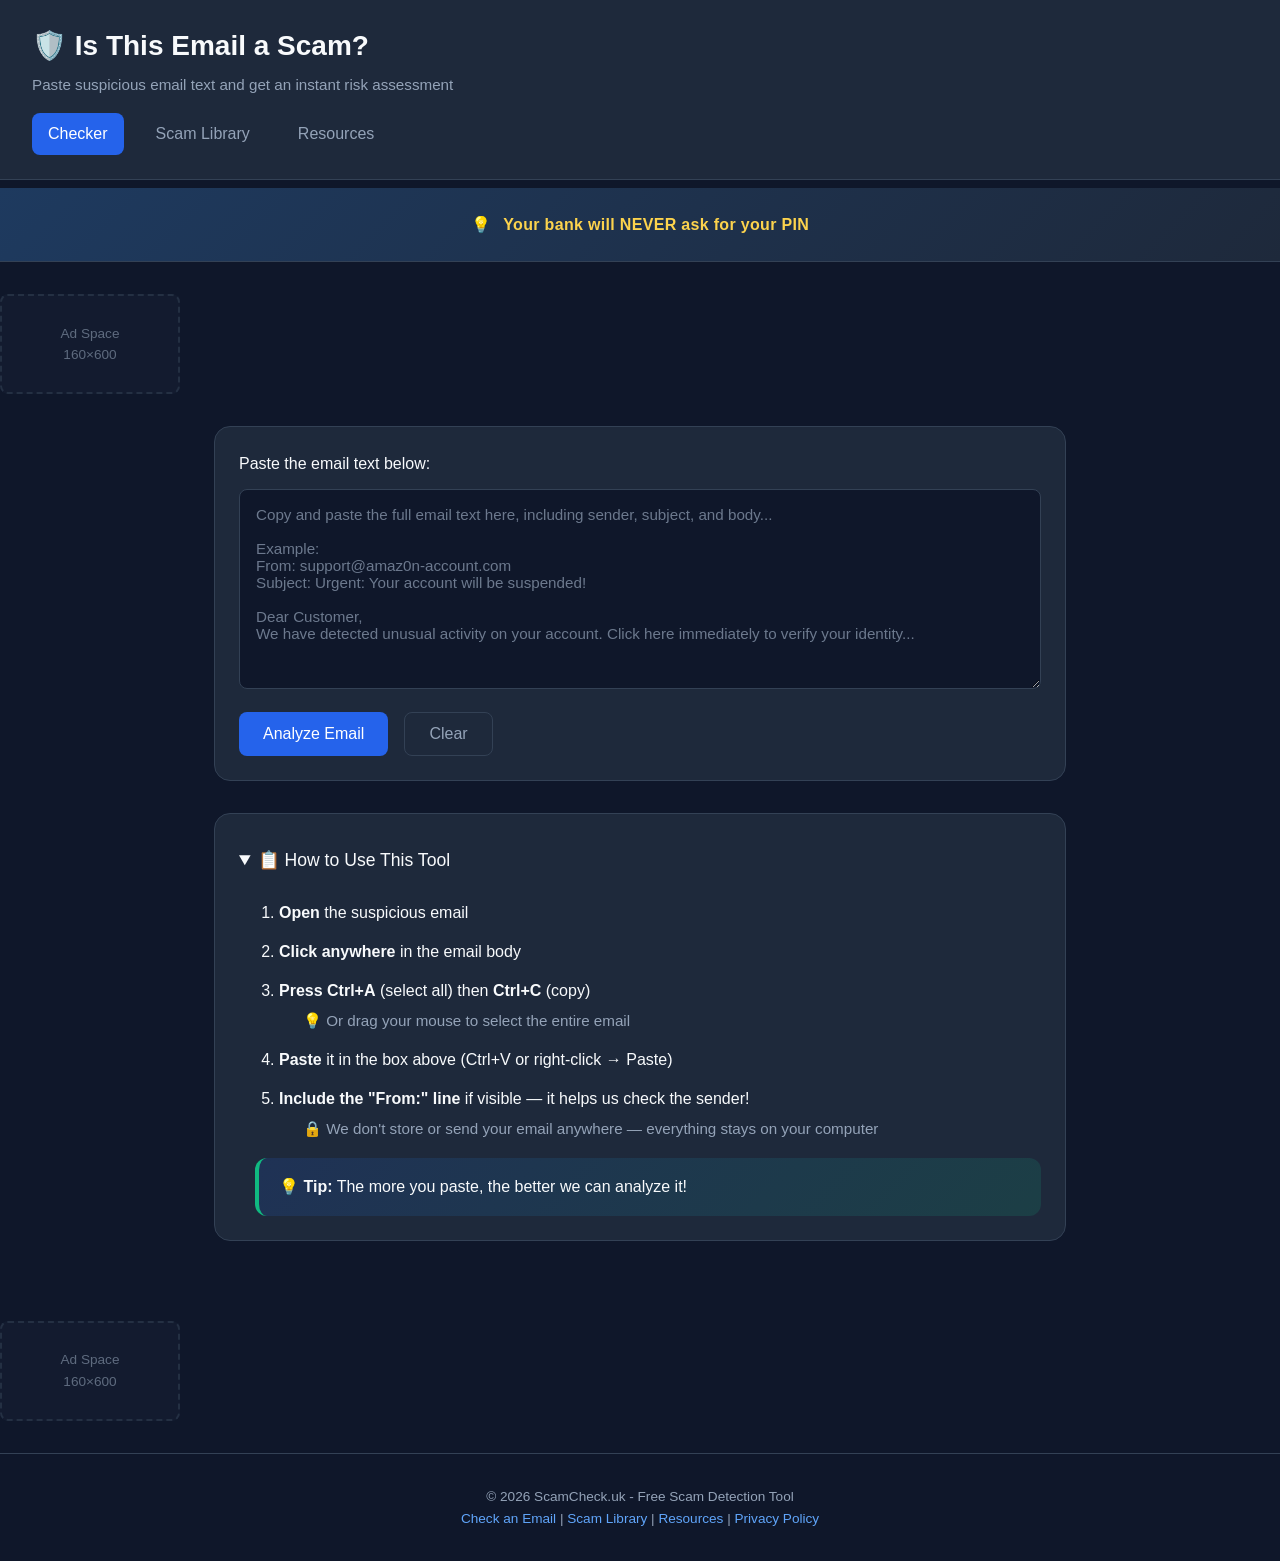
<file: index.html>
<!DOCTYPE html>
<html lang="en">
<head>
    <meta charset="UTF-8">
    <meta name="viewport" content="width=device-width, initial-scale=1.0">
    <title>Is This Email a Scam? - Scam Detection Tool</title>
    <link rel="stylesheet" href="css/styles.css">
    <link rel="icon" href="data:image/svg+xml,<svg xmlns='http://www.w3.org/2000/svg' viewBox='0 0 100 100'><text y='.9em' font-size='90'>🛡️</text></svg>">
</head>
<body>
    <header>
        <div class="header-content">
            <h1>🛡️ Is This Email a Scam?</h1>
            <p class="tagline">Paste suspicious email text and get an instant risk assessment</p>
        </div>
        <nav>
            <a href="index.html" class="active">Checker</a>
            <a href="library.html">Scam Library</a>
            <a href="resources.html">Resources</a>
        </nav>
    </header>

    <!-- Rotating Safety Banner -->
    <div class="safety-banner" id="safety-banner">
        <span class="banner-icon">💡</span>
        <span class="banner-text" id="banner-text">Your bank will NEVER ask for your PIN</span>
    </div>

    <div class="page-wrapper">
        <!-- Left Ad Space -->
        <aside class="ad-space ad-space-left">
            <div class="ad-placeholder">
                <span>Ad Space<br>160×600</span>
            </div>
        </aside>

        <main>
        <div class="checker-container">
            <!-- Main Tool First -->
            <div class="input-section">
                <label for="email-input">Paste the email text below:</label>
                <textarea id="email-input" placeholder="Copy and paste the full email text here, including sender, subject, and body...

Example:
From: support@amaz0n-account.com
Subject: Urgent: Your account will be suspended!

Dear Customer,
We have detected unusual activity on your account. Click here immediately to verify your identity..."></textarea>
                <div class="button-group">
                    <button id="analyze-btn" class="primary-btn">Analyze Email</button>
                    <button id="clear-btn" class="secondary-btn">Clear</button>
                </div>
            </div>

            <!-- How to Use Section (collapsible, below tool) -->
            <details class="how-to-use" open>
                <summary>📋 How to Use This Tool</summary>
                <div class="instructions">
                    <ol>
                        <li><strong>Open</strong> the suspicious email</li>
                        <li><strong>Click anywhere</strong> in the email body</li>
                        <li><strong>Press Ctrl+A</strong> (select all) then <strong>Ctrl+C</strong> (copy)<br>
                            <span class="tip">💡 Or drag your mouse to select the entire email</span></li>
                        <li><strong>Paste</strong> it in the box above (Ctrl+V or right-click → Paste)</li>
                        <li><strong>Include the "From:" line</strong> if visible — it helps us check the sender!<br>
                            <span class="tip">🔒 We don't store or send your email anywhere — everything stays on your computer</span></li>
                    </ol>
                    <p class="highlight-tip">💡 <strong>Tip:</strong> The more you paste, the better we can analyze it!</p>
                </div>
            </details>

            <div class="results-section" id="results-section" style="display: none;">
                <div class="risk-indicator" id="risk-indicator">
                    <div class="risk-level" id="risk-level">MEDIUM RISK</div>
                    <div class="risk-score" id="risk-score">Score: 45/100</div>
                </div>

                <div class="red-flags" id="red-flags">
                    <h3>🚨 Red Flags Detected</h3>
                    <ul id="flags-list"></ul>
                </div>

                <div class="matched-patterns" id="matched-patterns">
                    <h3>🔍 Matched Patterns</h3>
                    <div class="pattern-category" id="urgency-patterns"></div>
                    <div class="pattern-category" id="link-patterns"></div>
                    <div class="pattern-category" id="request-patterns"></div>
                    <div class="pattern-category" id="spoofing-patterns"></div>
                    <div class="pattern-category" id="threat-patterns"></div>
                    <div class="pattern-category" id="emotional-patterns"></div>
                </div>

                <div class="disclaimer">
                    <p><strong>⚠️ Disclaimer:</strong> This tool provides guidance, not guarantees. Scammers evolve constantly. When in doubt, contact the organization directly using official contact information. This is not financial or legal advice.</p>
                </div>
            </div>
        </div>
    </main>

        <!-- Right Ad Space -->
        <aside class="ad-space ad-space-right">
            <div class="ad-placeholder">
                <span>Ad Space<br>160×600</span>
            </div>
        </aside>
    </div>

    <footer>
        <p>&copy; 2026 ScamCheck.uk - Free Scam Detection Tool</p>
        <p><a href="index.html">Check an Email</a> | <a href="library.html">Scam Library</a> | <a href="resources.html">Resources</a> | <a href="privacy.html">Privacy Policy</a></p>
    </footer>

    <script src="js/detector.js"></script>
    <script src="js/app.js"></script>
</body>
</html>
</file>
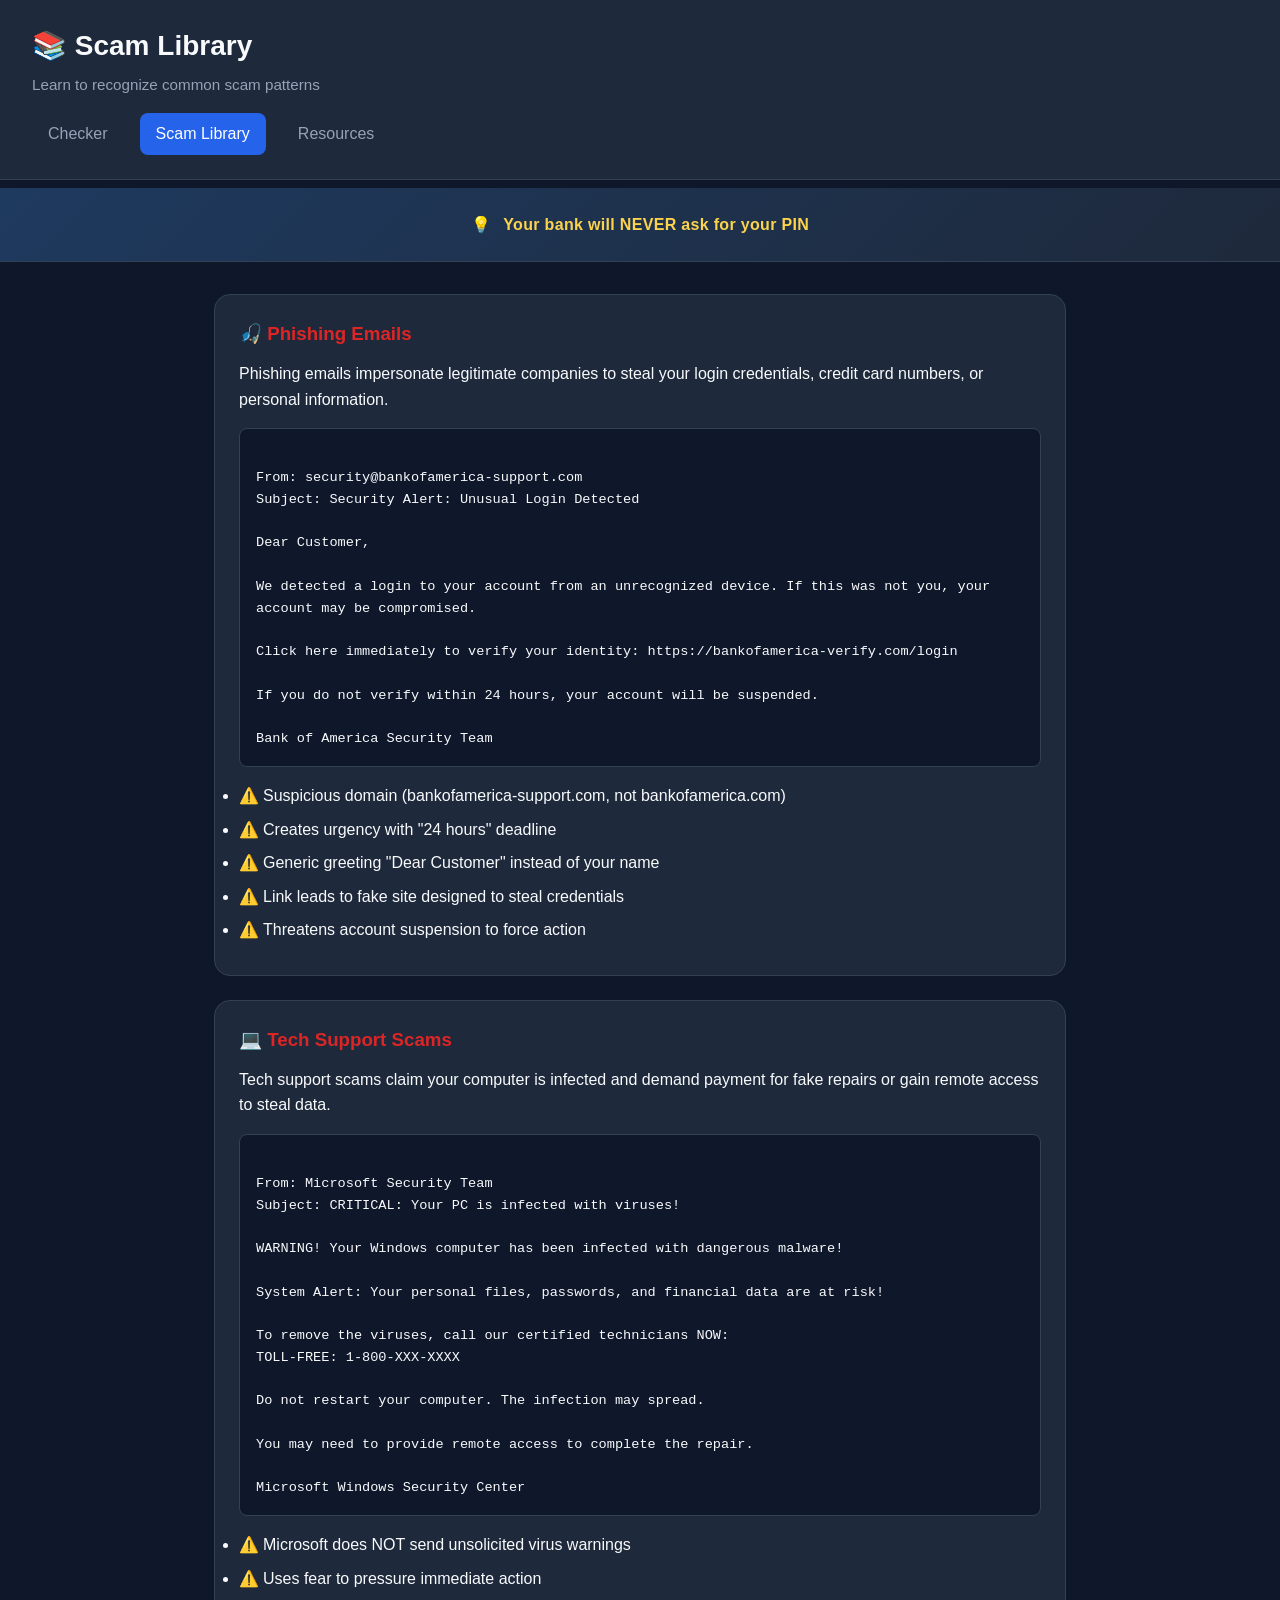
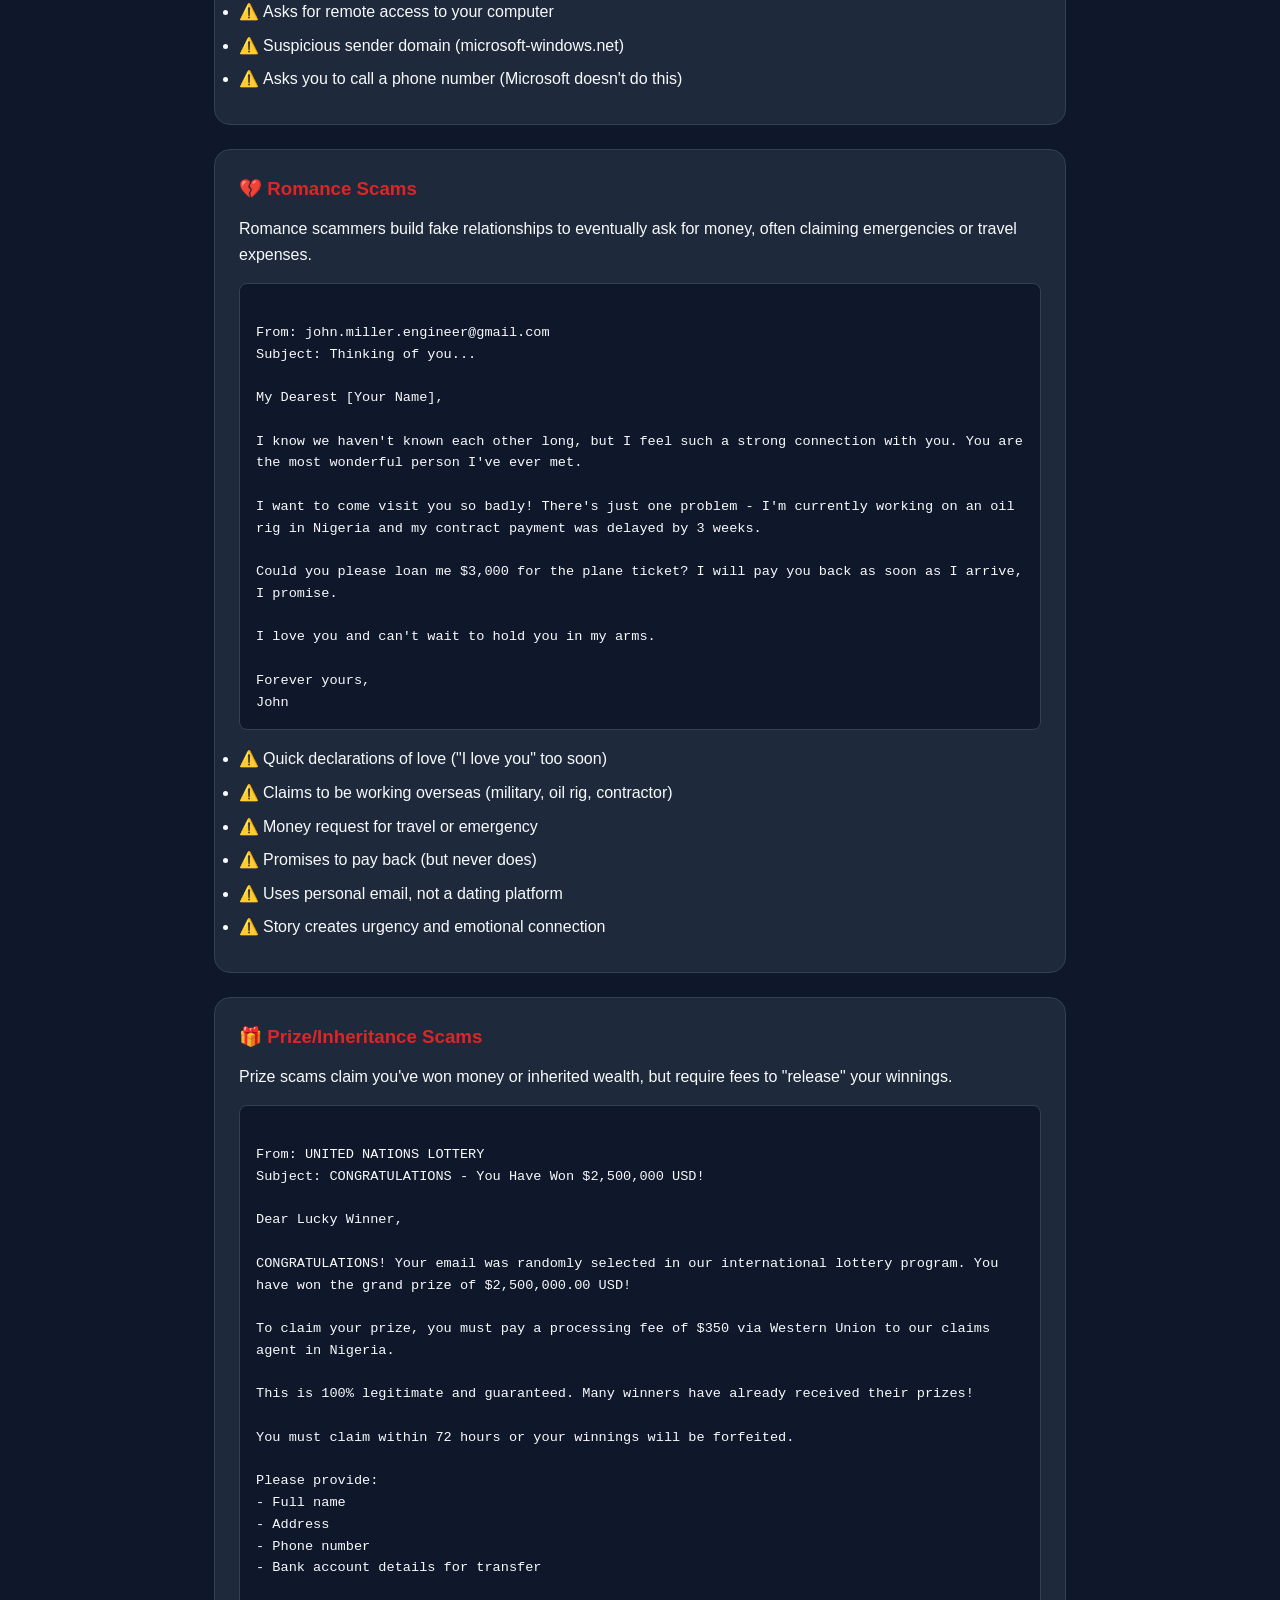
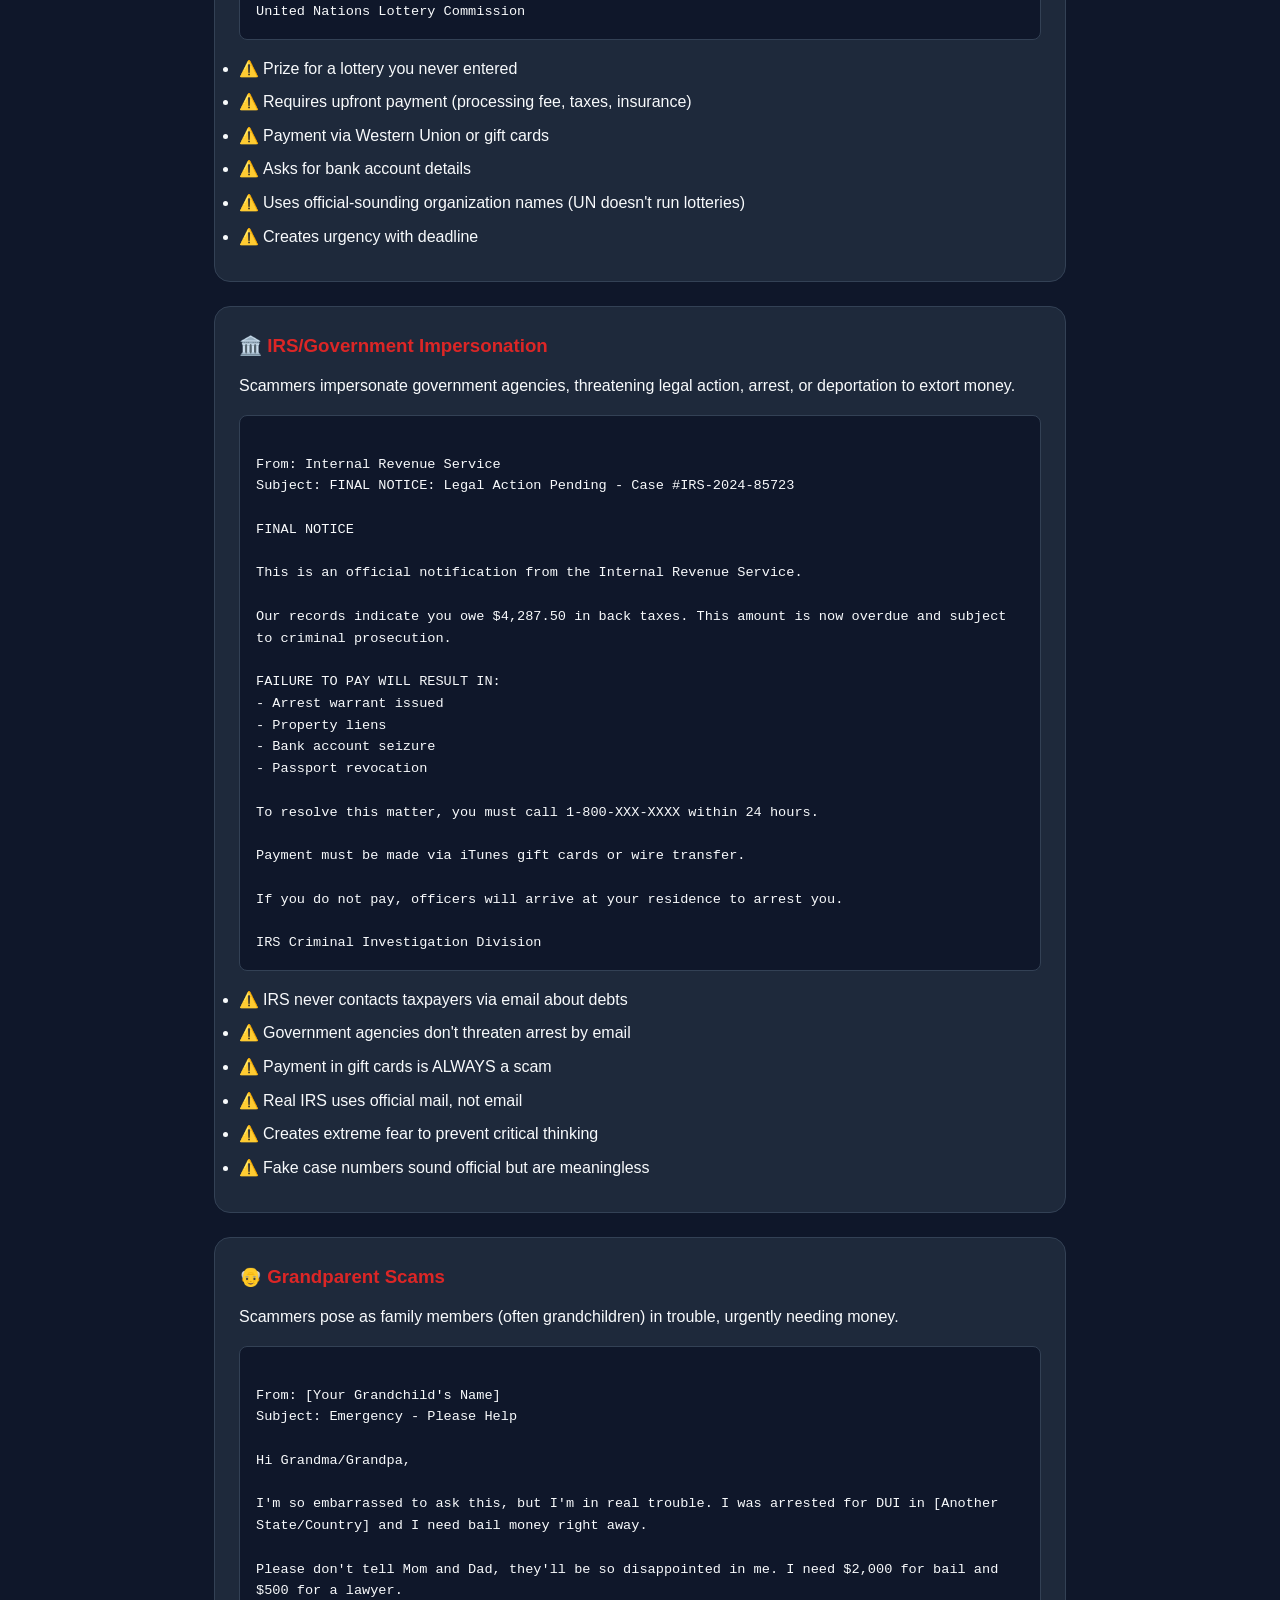
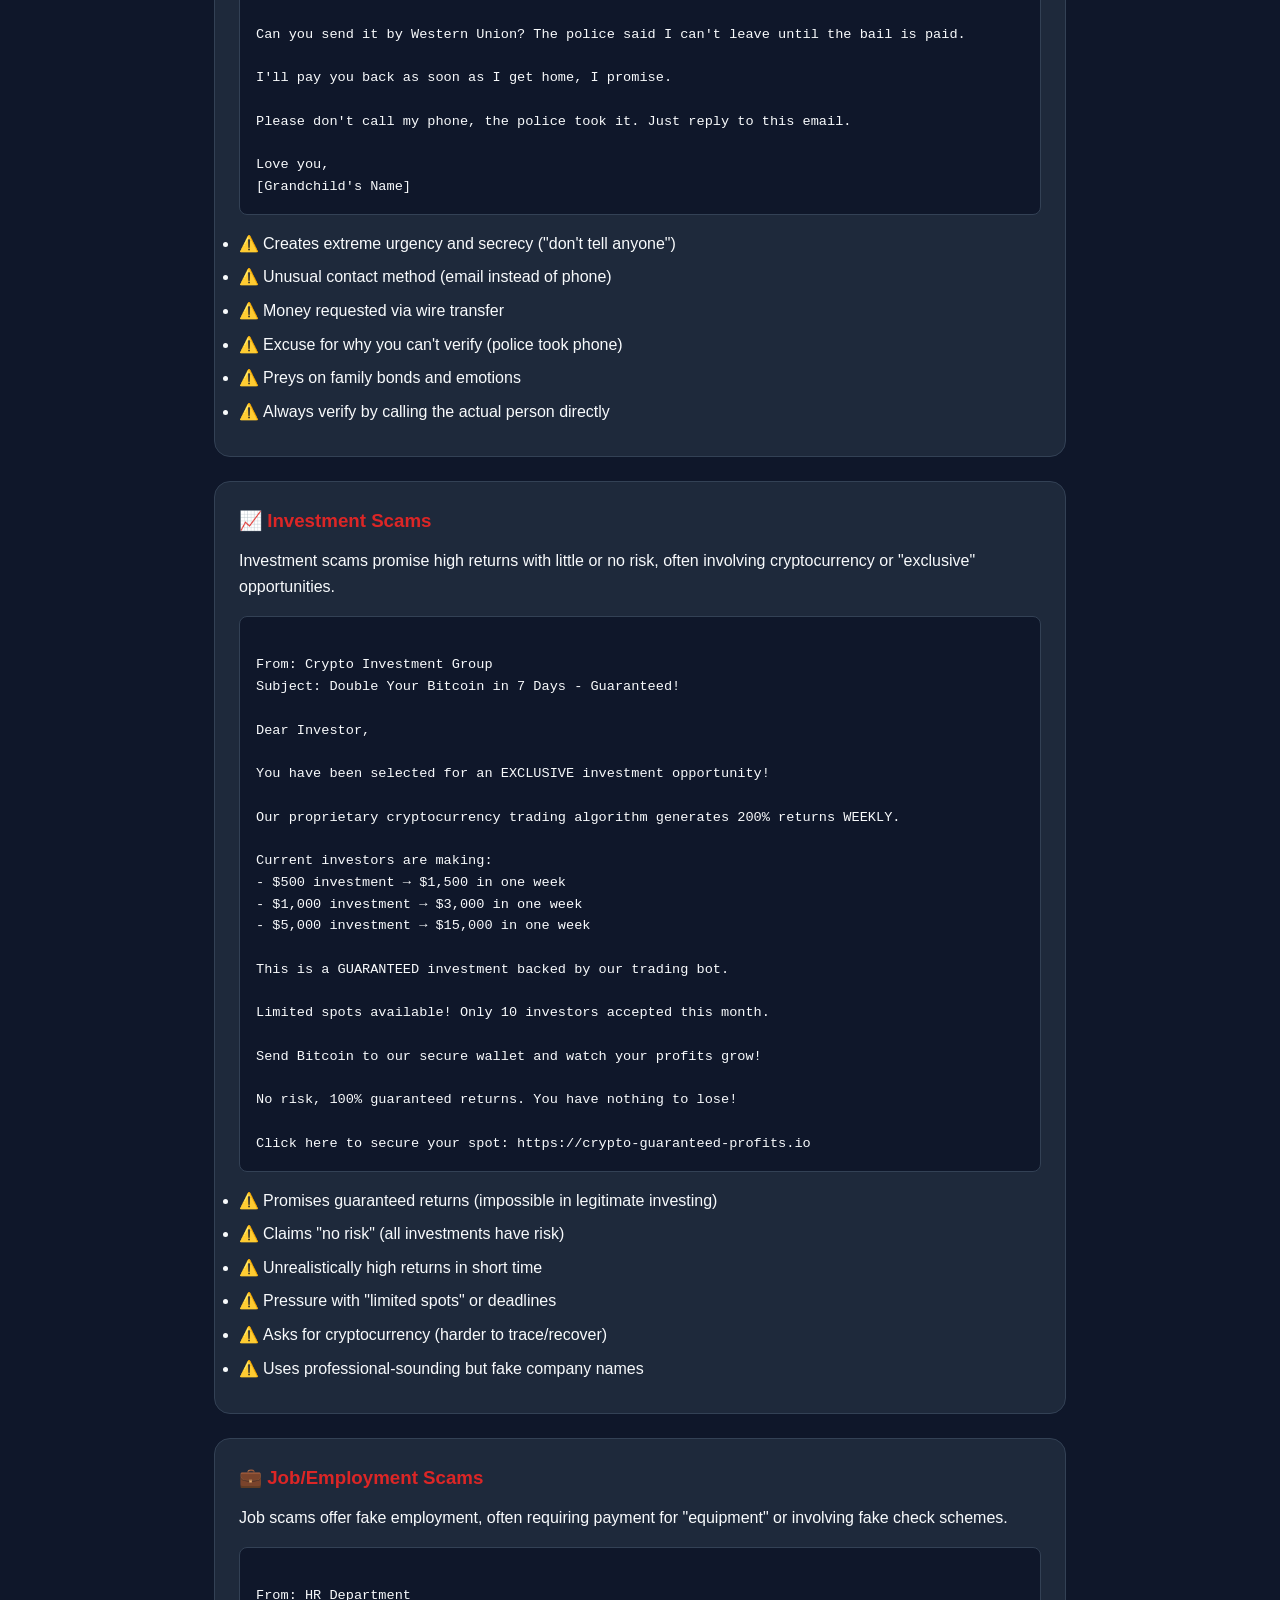
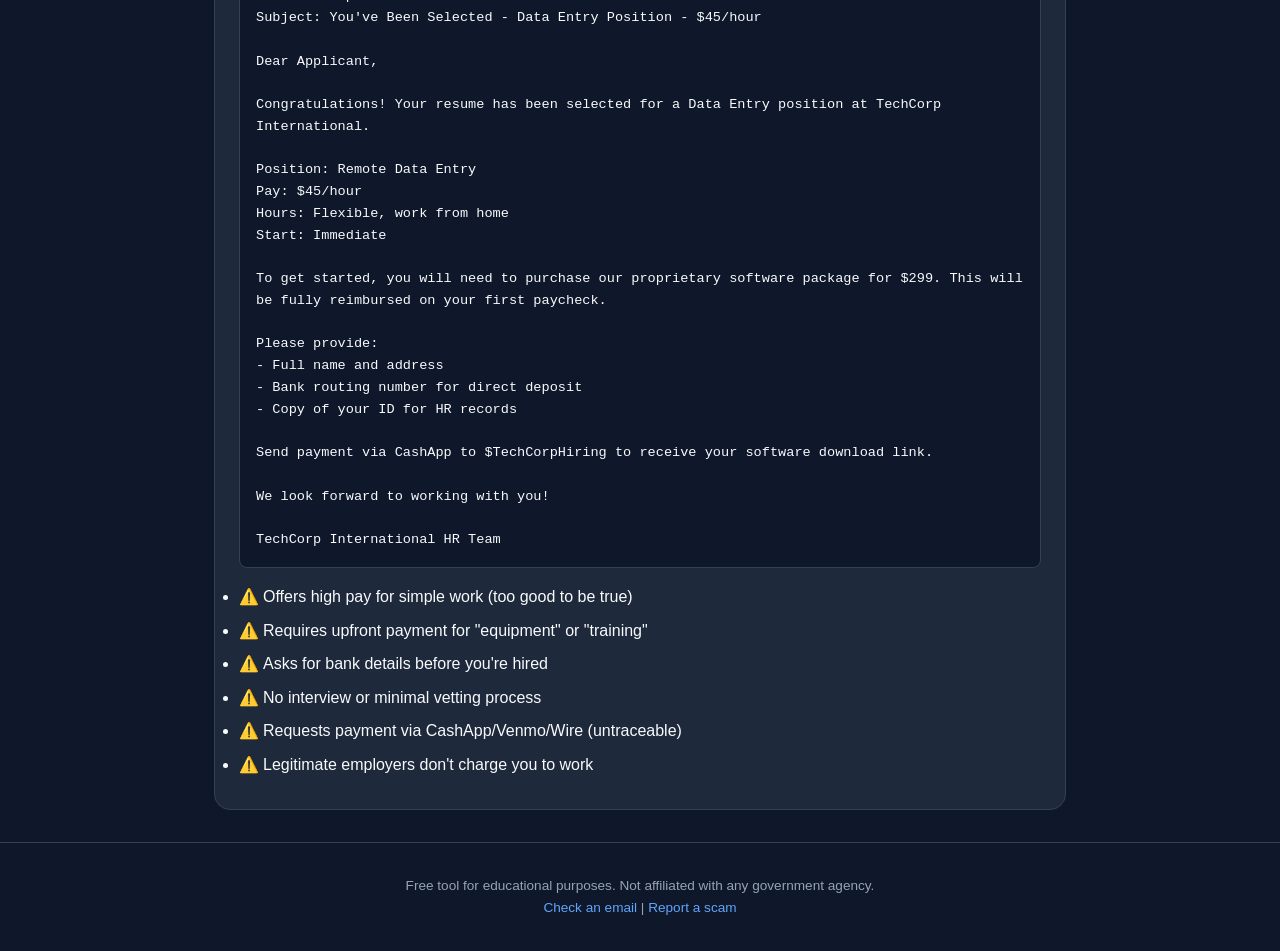
<file: library.html>
<!DOCTYPE html>
<html lang="en">
<head>
    <meta charset="UTF-8">
    <meta name="viewport" content="width=device-width, initial-scale=1.0">
    <title>Scam Library - Is This Email a Scam?</title>
    <link rel="stylesheet" href="css/styles.css">
    <link rel="icon" href="data:image/svg+xml,<svg xmlns='http://www.w3.org/2000/svg' viewBox='0 0 100 100'><text y='.9em' font-size='90'>📚</text></svg>">
</head>
<body>
    <header>
        <div class="header-content">
            <h1>📚 Scam Library</h1>
            <p class="tagline">Learn to recognize common scam patterns</p>
        </div>
        <nav>
            <a href="index.html">Checker</a>
            <a href="library.html" class="active">Scam Library</a>
            <a href="resources.html">Resources</a>
        </nav>
    </header>

    <div class="safety-banner" id="safety-banner">
        <span class="banner-icon">💡</span>
        <span class="banner-text" id="banner-text">Your bank will NEVER ask for your PIN</span>
    </div>

    <main>
        <div class="scam-examples">
            <!-- Phishing -->
            <article class="scam-card">
                <h3>🎣 Phishing Emails</h3>
                <p>Phishing emails impersonate legitimate companies to steal your login credentials, credit card numbers, or personal information.</p>
                
                <div class="example">
From: security@bankofamerica-support.com
Subject: Security Alert: Unusual Login Detected

Dear Customer,

We detected a login to your account from an unrecognized device. If this was not you, your account may be compromised.

Click here immediately to verify your identity: https://bankofamerica-verify.com/login

If you do not verify within 24 hours, your account will be suspended.

Bank of America Security Team</div>

                <ul class="warning-signs">
                    <li>Suspicious domain (bankofamerica-support.com, not bankofamerica.com)</li>
                    <li>Creates urgency with "24 hours" deadline</li>
                    <li>Generic greeting "Dear Customer" instead of your name</li>
                    <li>Link leads to fake site designed to steal credentials</li>
                    <li>Threatens account suspension to force action</li>
                </ul>
            </article>

            <!-- Tech Support Scams -->
            <article class="scam-card">
                <h3>💻 Tech Support Scams</h3>
                <p>Tech support scams claim your computer is infected and demand payment for fake repairs or gain remote access to steal data.</p>
                
                <div class="example">
From: Microsoft Security Team <support@microsoft-windows.net>
Subject: CRITICAL: Your PC is infected with viruses!

WARNING! Your Windows computer has been infected with dangerous malware!

System Alert: Your personal files, passwords, and financial data are at risk!

To remove the viruses, call our certified technicians NOW:
TOLL-FREE: 1-800-XXX-XXXX

Do not restart your computer. The infection may spread.

You may need to provide remote access to complete the repair.

Microsoft Windows Security Center</div>

                <ul class="warning-signs">
                    <li>Microsoft does NOT send unsolicited virus warnings</li>
                    <li>Uses fear to pressure immediate action</li>
                    <li>Asks for remote access to your computer</li>
                    <li>Suspicious sender domain (microsoft-windows.net)</li>
                    <li>Asks you to call a phone number (Microsoft doesn't do this)</li>
                </ul>
            </article>

            <!-- Romance Scams -->
            <article class="scam-card">
                <h3>💔 Romance Scams</h3>
                <p>Romance scammers build fake relationships to eventually ask for money, often claiming emergencies or travel expenses.</p>
                
                <div class="example">
From: john.miller.engineer@gmail.com
Subject: Thinking of you...

My Dearest [Your Name],

I know we haven't known each other long, but I feel such a strong connection with you. You are the most wonderful person I've ever met.

I want to come visit you so badly! There's just one problem - I'm currently working on an oil rig in Nigeria and my contract payment was delayed by 3 weeks.

Could you please loan me $3,000 for the plane ticket? I will pay you back as soon as I arrive, I promise.

I love you and can't wait to hold you in my arms.

Forever yours,
John</div>

                <ul class="warning-signs">
                    <li>Quick declarations of love ("I love you" too soon)</li>
                    <li>Claims to be working overseas (military, oil rig, contractor)</li>
                    <li>Money request for travel or emergency</li>
                    <li>Promises to pay back (but never does)</li>
                    <li>Uses personal email, not a dating platform</li>
                    <li>Story creates urgency and emotional connection</li>
                </ul>
            </article>

            <!-- Prize Scams -->
            <article class="scam-card">
                <h3>🎁 Prize/Inheritance Scams</h3>
                <p>Prize scams claim you've won money or inherited wealth, but require fees to "release" your winnings.</p>
                
                <div class="example">
From: UNITED NATIONS LOTTERY <claims@unlottery.org>
Subject: CONGRATULATIONS - You Have Won $2,500,000 USD!

Dear Lucky Winner,

CONGRATULATIONS! Your email was randomly selected in our international lottery program. You have won the grand prize of $2,500,000.00 USD!

To claim your prize, you must pay a processing fee of $350 via Western Union to our claims agent in Nigeria.

This is 100% legitimate and guaranteed. Many winners have already received their prizes!

You must claim within 72 hours or your winnings will be forfeited.

Please provide:
- Full name
- Address
- Phone number
- Bank account details for transfer

United Nations Lottery Commission</div>

                <ul class="warning-signs">
                    <li>Prize for a lottery you never entered</li>
                    <li>Requires upfront payment (processing fee, taxes, insurance)</li>
                    <li>Payment via Western Union or gift cards</li>
                    <li>Asks for bank account details</li>
                    <li>Uses official-sounding organization names (UN doesn't run lotteries)</li>
                    <li>Creates urgency with deadline</li>
                </ul>
            </article>

            <!-- IRS/Government Scams -->
            <article class="scam-card">
                <h3>🏛️ IRS/Government Impersonation</h3>
                <p>Scammers impersonate government agencies, threatening legal action, arrest, or deportation to extort money.</p>
                
                <div class="example">
From: Internal Revenue Service <tax.owed@irs-gov.us>
Subject: FINAL NOTICE: Legal Action Pending - Case #IRS-2024-85723

FINAL NOTICE

This is an official notification from the Internal Revenue Service.

Our records indicate you owe $4,287.50 in back taxes. This amount is now overdue and subject to criminal prosecution.

FAILURE TO PAY WILL RESULT IN:
- Arrest warrant issued
- Property liens
- Bank account seizure
- Passport revocation

To resolve this matter, you must call 1-800-XXX-XXXX within 24 hours.

Payment must be made via iTunes gift cards or wire transfer.

If you do not pay, officers will arrive at your residence to arrest you.

IRS Criminal Investigation Division</div>

                <ul class="warning-signs">
                    <li>IRS never contacts taxpayers via email about debts</li>
                    <li>Government agencies don't threaten arrest by email</li>
                    <li>Payment in gift cards is ALWAYS a scam</li>
                    <li>Real IRS uses official mail, not email</li>
                    <li>Creates extreme fear to prevent critical thinking</li>
                    <li>Fake case numbers sound official but are meaningless</li>
                </ul>
            </article>

            <!-- Grandparent Scam -->
            <article class="scam-card">
                <h3>👴 Grandparent Scams</h3>
                <p>Scammers pose as family members (often grandchildren) in trouble, urgently needing money.</p>
                
                <div class="example">
From: [Your Grandchild's Name] <random.email@ymail.com>
Subject: Emergency - Please Help

Hi Grandma/Grandpa,

I'm so embarrassed to ask this, but I'm in real trouble. I was arrested for DUI in [Another State/Country] and I need bail money right away.

Please don't tell Mom and Dad, they'll be so disappointed in me. I need $2,000 for bail and $500 for a lawyer.

Can you send it by Western Union? The police said I can't leave until the bail is paid.

I'll pay you back as soon as I get home, I promise.

Please don't call my phone, the police took it. Just reply to this email.

Love you,
[Grandchild's Name]</div>

                <ul class="warning-signs">
                    <li>Creates extreme urgency and secrecy ("don't tell anyone")</li>
                    <li>Unusual contact method (email instead of phone)</li>
                    <li>Money requested via wire transfer</li>
                    <li>Excuse for why you can't verify (police took phone)</li>
                    <li>Preys on family bonds and emotions</li>
                    <li>Always verify by calling the actual person directly</li>
                </ul>
            </article>

            <!-- Investment Scams -->
            <article class="scam-card">
                <h3>📈 Investment Scams</h3>
                <p>Investment scams promise high returns with little or no risk, often involving cryptocurrency or "exclusive" opportunities.</p>
                
                <div class="example">
From: Crypto Investment Group <invest@cryptoprofits.net>
Subject: Double Your Bitcoin in 7 Days - Guaranteed!

Dear Investor,

You have been selected for an EXCLUSIVE investment opportunity!

Our proprietary cryptocurrency trading algorithm generates 200% returns WEEKLY. 

Current investors are making:
- $500 investment → $1,500 in one week
- $1,000 investment → $3,000 in one week
- $5,000 investment → $15,000 in one week

This is a GUARANTEED investment backed by our trading bot.

Limited spots available! Only 10 investors accepted this month.

Send Bitcoin to our secure wallet and watch your profits grow!

No risk, 100% guaranteed returns. You have nothing to lose!

Click here to secure your spot: https://crypto-guaranteed-profits.io</div>

                <ul class="warning-signs">
                    <li>Promises guaranteed returns (impossible in legitimate investing)</li>
                    <li>Claims "no risk" (all investments have risk)</li>
                    <li>Unrealistically high returns in short time</li>
                    <li>Pressure with "limited spots" or deadlines</li>
                    <li>Asks for cryptocurrency (harder to trace/recover)</li>
                    <li>Uses professional-sounding but fake company names</li>
                </ul>
            </article>

            <!-- Job Scams -->
            <article class="scam-card">
                <h3>💼 Job/Employment Scams</h3>
                <p>Job scams offer fake employment, often requiring payment for "equipment" or involving fake check schemes.</p>
                
                <div class="example">
From: HR Department <hiring@techcorp-international.com>
Subject: You've Been Selected - Data Entry Position - $45/hour

Dear Applicant,

Congratulations! Your resume has been selected for a Data Entry position at TechCorp International.

Position: Remote Data Entry
Pay: $45/hour
Hours: Flexible, work from home
Start: Immediate

To get started, you will need to purchase our proprietary software package for $299. This will be fully reimbursed on your first paycheck.

Please provide:
- Full name and address
- Bank routing number for direct deposit
- Copy of your ID for HR records

Send payment via CashApp to $TechCorpHiring to receive your software download link.

We look forward to working with you!

TechCorp International HR Team</div>

                <ul class="warning-signs">
                    <li>Offers high pay for simple work (too good to be true)</li>
                    <li>Requires upfront payment for "equipment" or "training"</li>
                    <li>Asks for bank details before you're hired</li>
                    <li>No interview or minimal vetting process</li>
                    <li>Requests payment via CashApp/Venmo/Wire (untraceable)</li>
                    <li>Legitimate employers don't charge you to work</li>
                </ul>
            </article>
        </div>
    </main>

    <footer>
        <p>Free tool for educational purposes. Not affiliated with any government agency.</p>
        <p><a href="index.html">Check an email</a> | <a href="resources.html">Report a scam</a></p>
    </footer>

    <script src="js/app.js"></script>
</body>
</html>
</file>
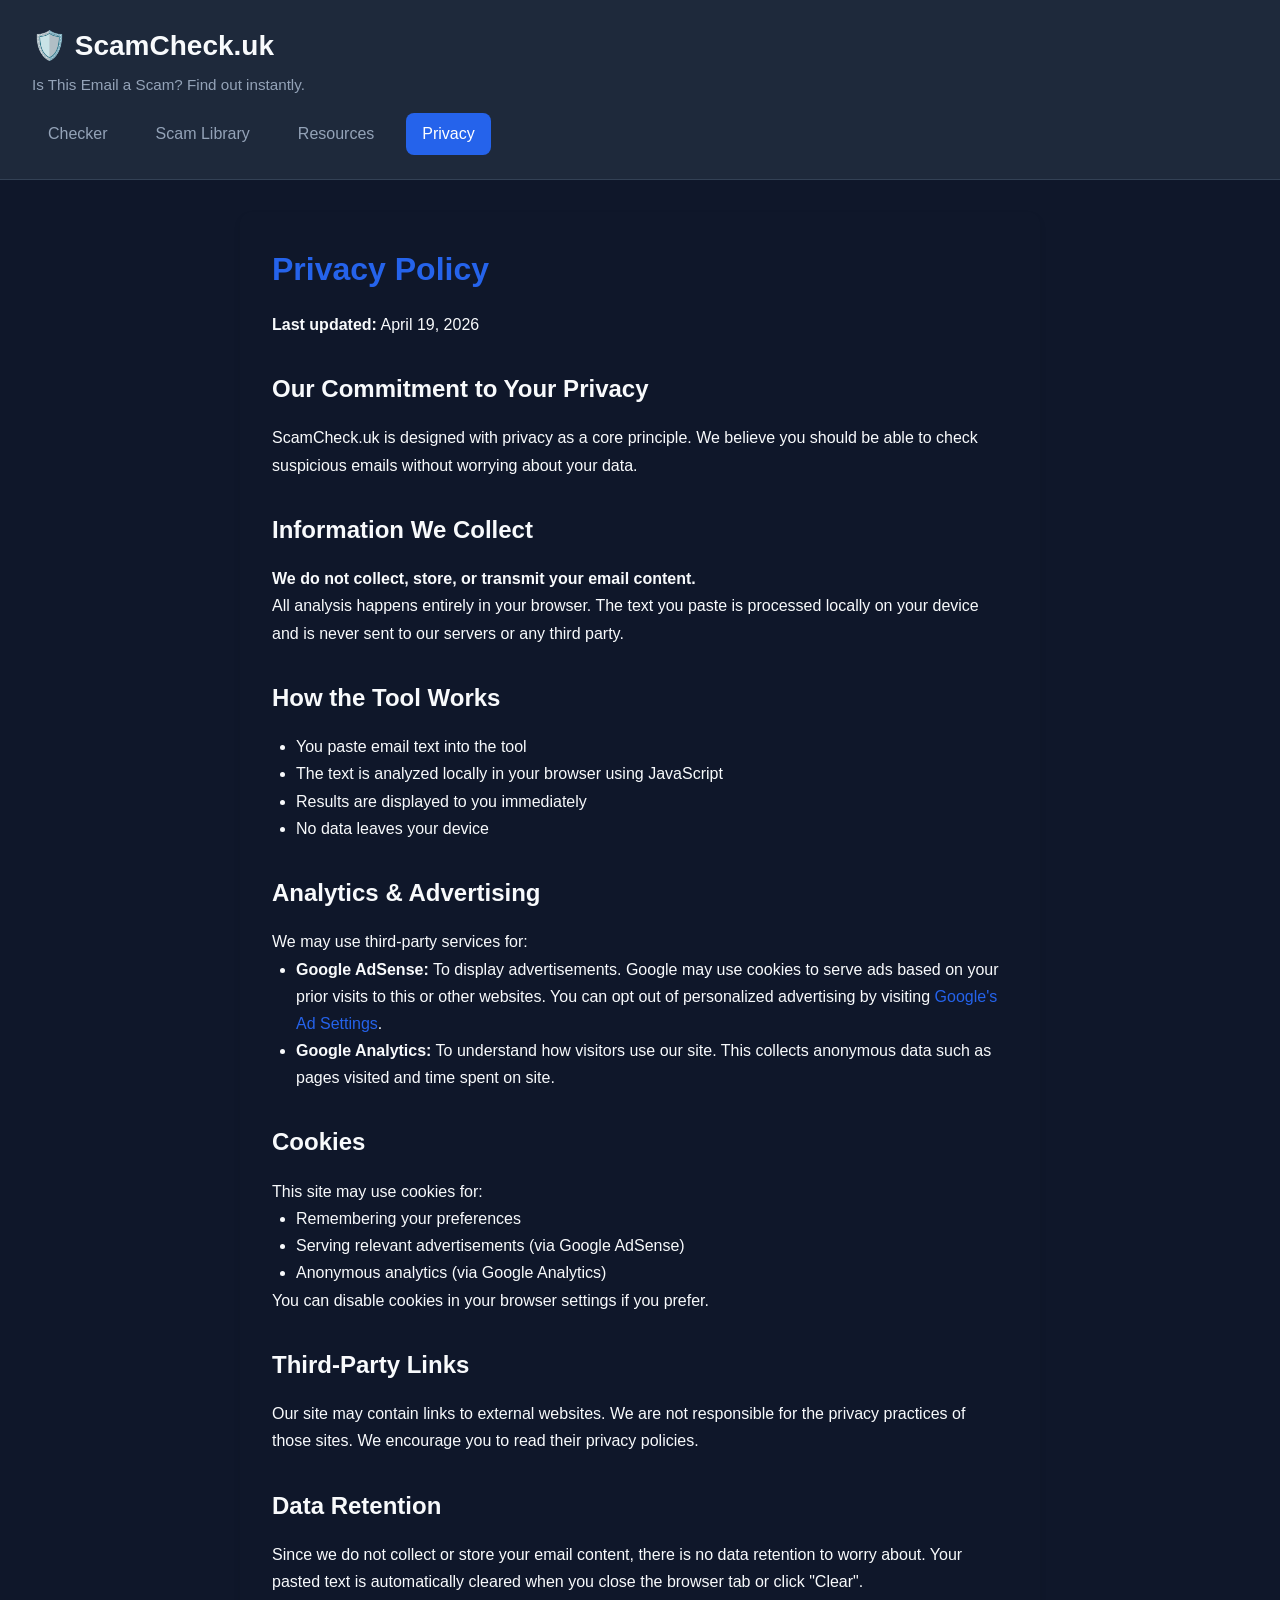
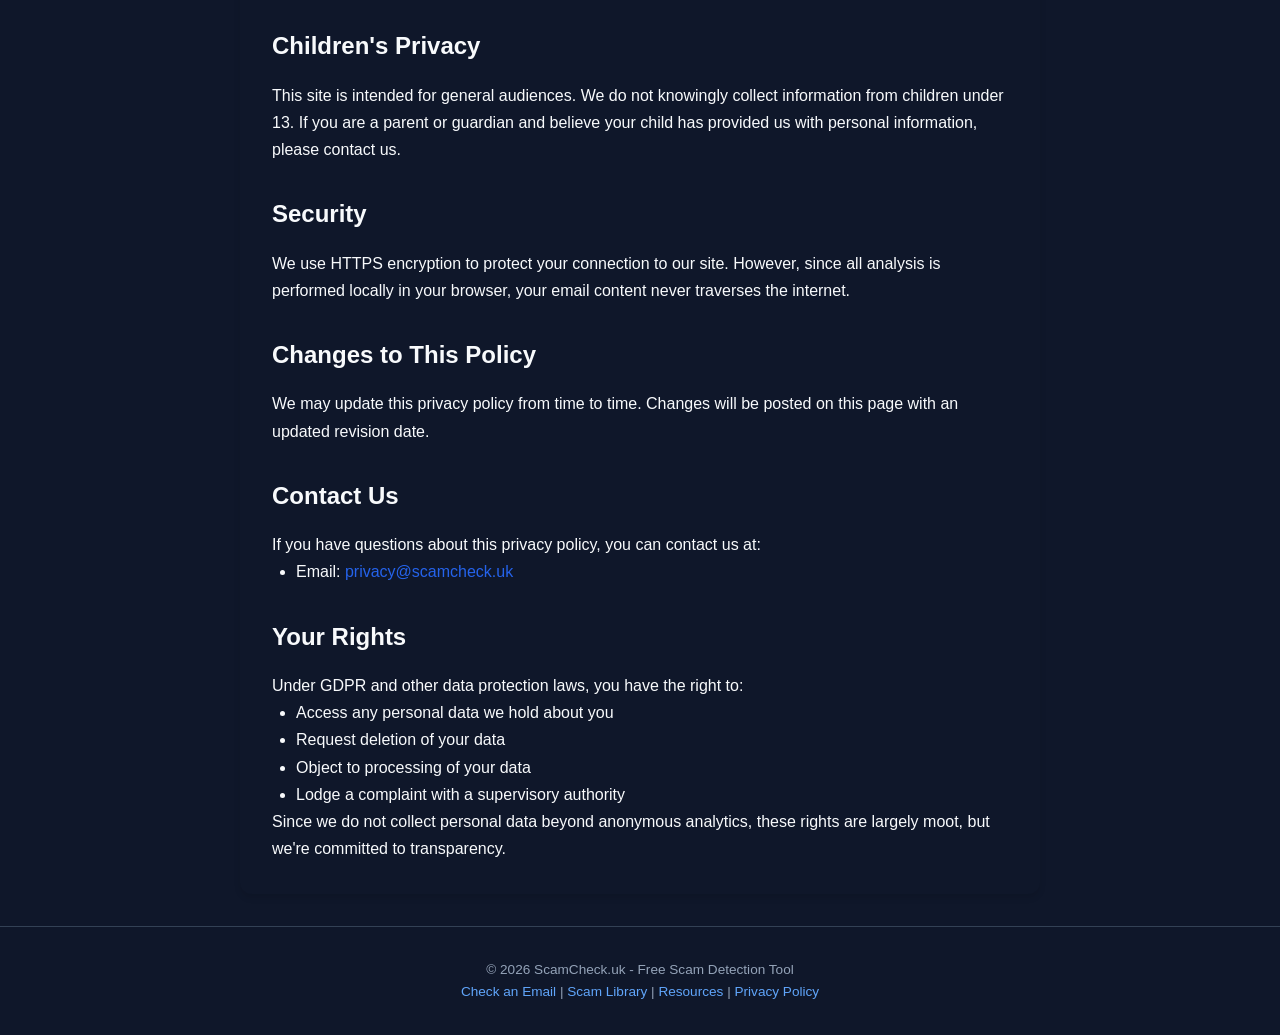
<file: privacy.html>
<!DOCTYPE html>
<html lang="en">
<head>
    <meta charset="UTF-8">
    <meta name="viewport" content="width=device-width, initial-scale=1.0">
    <title>Privacy Policy - ScamCheck.uk</title>
    <link rel="stylesheet" href="css/styles.css">
    <link rel="icon" href="data:image/svg+xml,<svg xmlns='http://www.w3.org/2000/svg' viewBox='0 0 100 100'><text y='.9em' font-size='90'>🛡️</text></svg>">
</head>
<body>
    <header>
        <div class="header-content">
            <h1>🛡️ ScamCheck.uk</h1>
            <p class="tagline">Is This Email a Scam? Find out instantly.</p>
        </div>
        <nav>
            <a href="index.html">Checker</a>
            <a href="library.html">Scam Library</a>
            <a href="resources.html">Resources</a>
            <a href="privacy.html" class="active">Privacy</a>
        </nav>
    </header>

    <div class="page-wrapper">
        <main>
            <div class="content-container">
                <h1>Privacy Policy</h1>
                <p><strong>Last updated:</strong> April 19, 2026</p>

                <h2>Our Commitment to Your Privacy</h2>
                <p>ScamCheck.uk is designed with privacy as a core principle. We believe you should be able to check suspicious emails without worrying about your data.</p>

                <h2>Information We Collect</h2>
                <p><strong>We do not collect, store, or transmit your email content.</strong></p>
                <p>All analysis happens entirely in your browser. The text you paste is processed locally on your device and is never sent to our servers or any third party.</p>

                <h2>How the Tool Works</h2>
                <ul>
                    <li>You paste email text into the tool</li>
                    <li>The text is analyzed locally in your browser using JavaScript</li>
                    <li>Results are displayed to you immediately</li>
                    <li>No data leaves your device</li>
                </ul>

                <h2>Analytics & Advertising</h2>
                <p>We may use third-party services for:</p>
                <ul>
                    <li><strong>Google AdSense:</strong> To display advertisements. Google may use cookies to serve ads based on your prior visits to this or other websites. You can opt out of personalized advertising by visiting <a href="https://www.google.com/settings/ads" target="_blank" rel="noopener">Google's Ad Settings</a>.</li>
                    <li><strong>Google Analytics:</strong> To understand how visitors use our site. This collects anonymous data such as pages visited and time spent on site.</li>
                </ul>

                <h2>Cookies</h2>
                <p>This site may use cookies for:</p>
                <ul>
                    <li>Remembering your preferences</li>
                    <li>Serving relevant advertisements (via Google AdSense)</li>
                    <li>Anonymous analytics (via Google Analytics)</li>
                </ul>
                <p>You can disable cookies in your browser settings if you prefer.</p>

                <h2>Third-Party Links</h2>
                <p>Our site may contain links to external websites. We are not responsible for the privacy practices of those sites. We encourage you to read their privacy policies.</p>

                <h2>Data Retention</h2>
                <p>Since we do not collect or store your email content, there is no data retention to worry about. Your pasted text is automatically cleared when you close the browser tab or click "Clear".</p>

                <h2>Children's Privacy</h2>
                <p>This site is intended for general audiences. We do not knowingly collect information from children under 13. If you are a parent or guardian and believe your child has provided us with personal information, please contact us.</p>

                <h2>Security</h2>
                <p>We use HTTPS encryption to protect your connection to our site. However, since all analysis is performed locally in your browser, your email content never traverses the internet.</p>

                <h2>Changes to This Policy</h2>
                <p>We may update this privacy policy from time to time. Changes will be posted on this page with an updated revision date.</p>

                <h2>Contact Us</h2>
                <p>If you have questions about this privacy policy, you can contact us at:</p>
                <ul>
                    <li>Email: <a href="mailto:privacy@scamcheck.uk">privacy@scamcheck.uk</a></li>
                </ul>

                <h2>Your Rights</h2>
                <p>Under GDPR and other data protection laws, you have the right to:</p>
                <ul>
                    <li>Access any personal data we hold about you</li>
                    <li>Request deletion of your data</li>
                    <li>Object to processing of your data</li>
                    <li>Lodge a complaint with a supervisory authority</li>
                </ul>
                <p>Since we do not collect personal data beyond anonymous analytics, these rights are largely moot, but we're committed to transparency.</p>
            </div>
        </main>
    </div>

    <footer>
        <p>&copy; 2026 ScamCheck.uk - Free Scam Detection Tool</p>
        <p><a href="index.html">Check an Email</a> | <a href="library.html">Scam Library</a> | <a href="resources.html">Resources</a> | <a href="privacy.html">Privacy Policy</a></p>
    </footer>

    <style>
        .content-container {
            max-width: 800px;
            margin: 2rem auto;
            padding: 2rem;
            background: var(--card-bg);
            border-radius: 12px;
            box-shadow: 0 4px 6px rgba(0, 0, 0, 0.1);
        }
        
        .content-container h1 {
            color: var(--primary);
            margin-bottom: 1rem;
        }
        
        .content-container h2 {
            color: var(--text);
            margin-top: 2rem;
            margin-bottom: 0.5rem;
            border-bottom: 1px solid var(--border);
            padding-bottom: 0.5rem;
        }
        
        .content-container p, .content-container li {
            line-height: 1.7;
            color: var(--text);
        }
        
        .content-container ul {
            margin-left: 1.5rem;
        }
        
        .content-container a {
            color: var(--primary);
            text-decoration: none;
        }
        
        .content-container a:hover {
            text-decoration: underline;
        }
    </style>
</body>
</html>
</file>
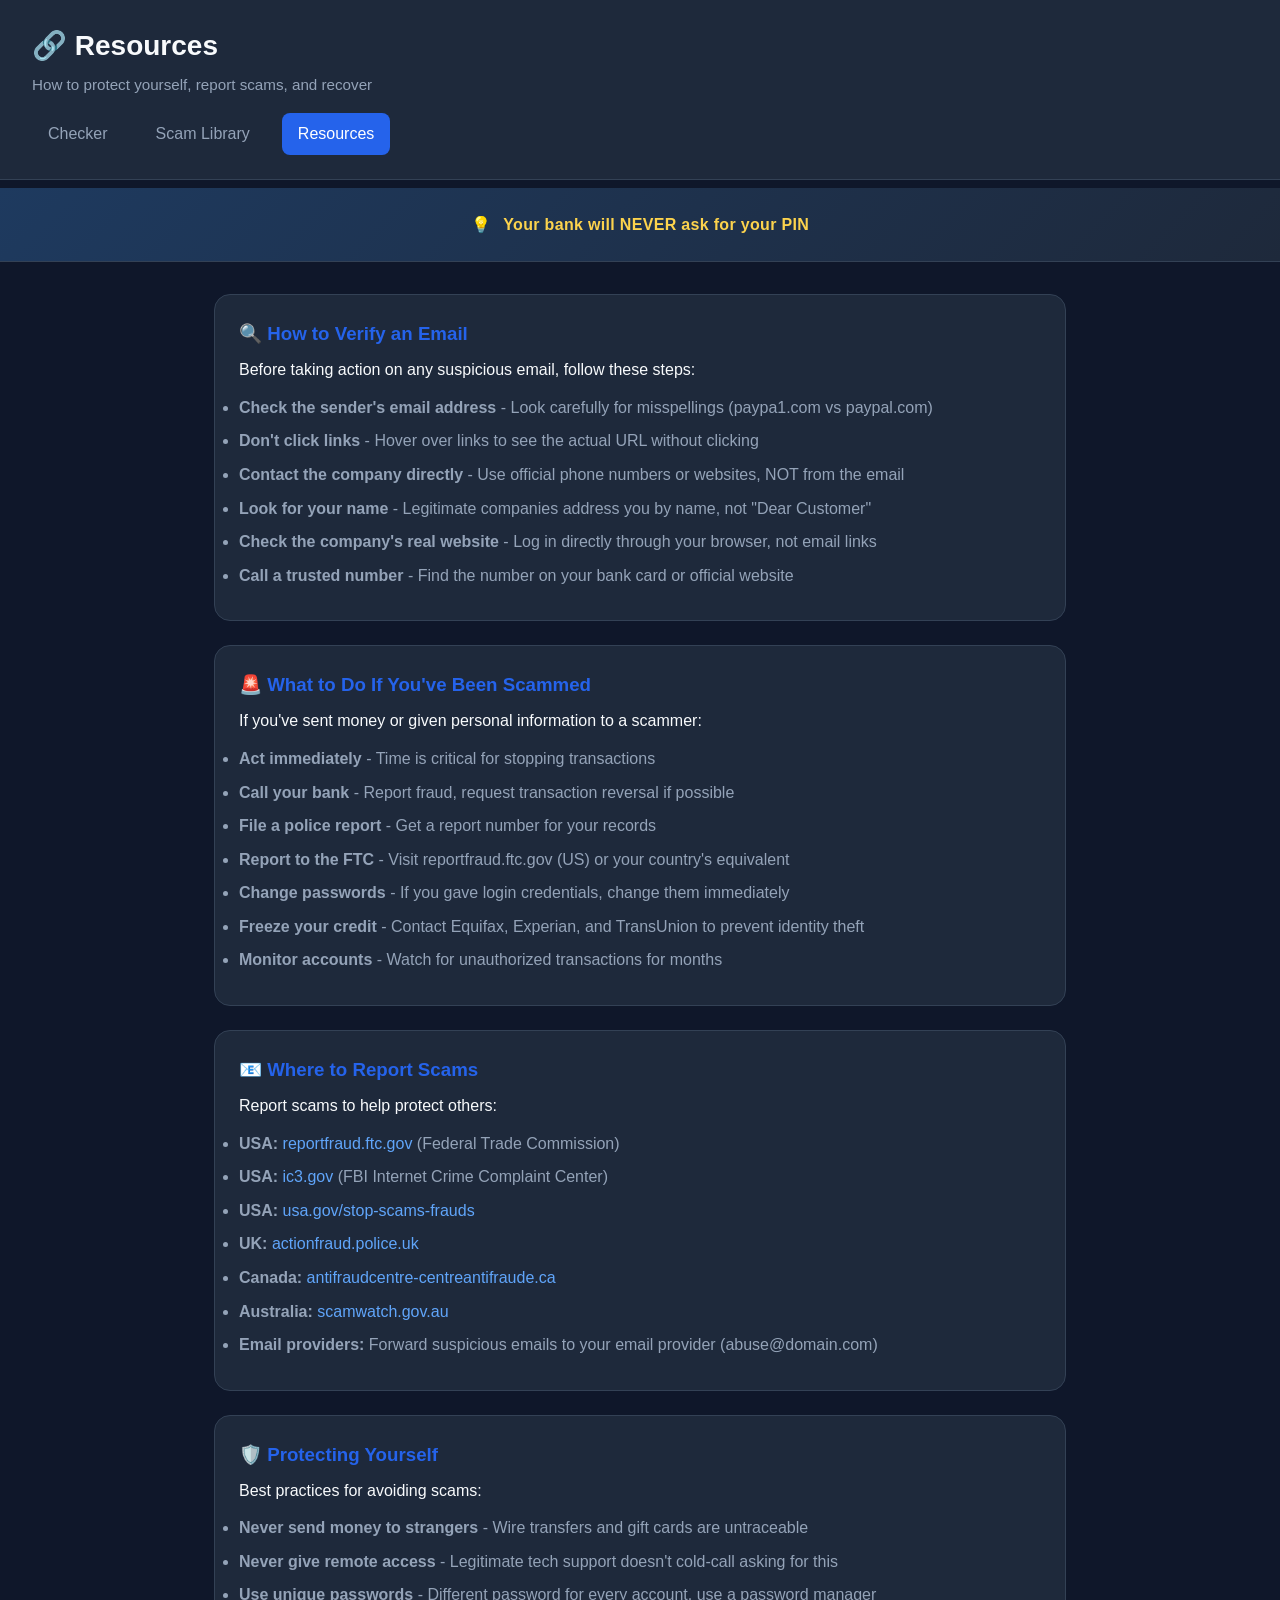
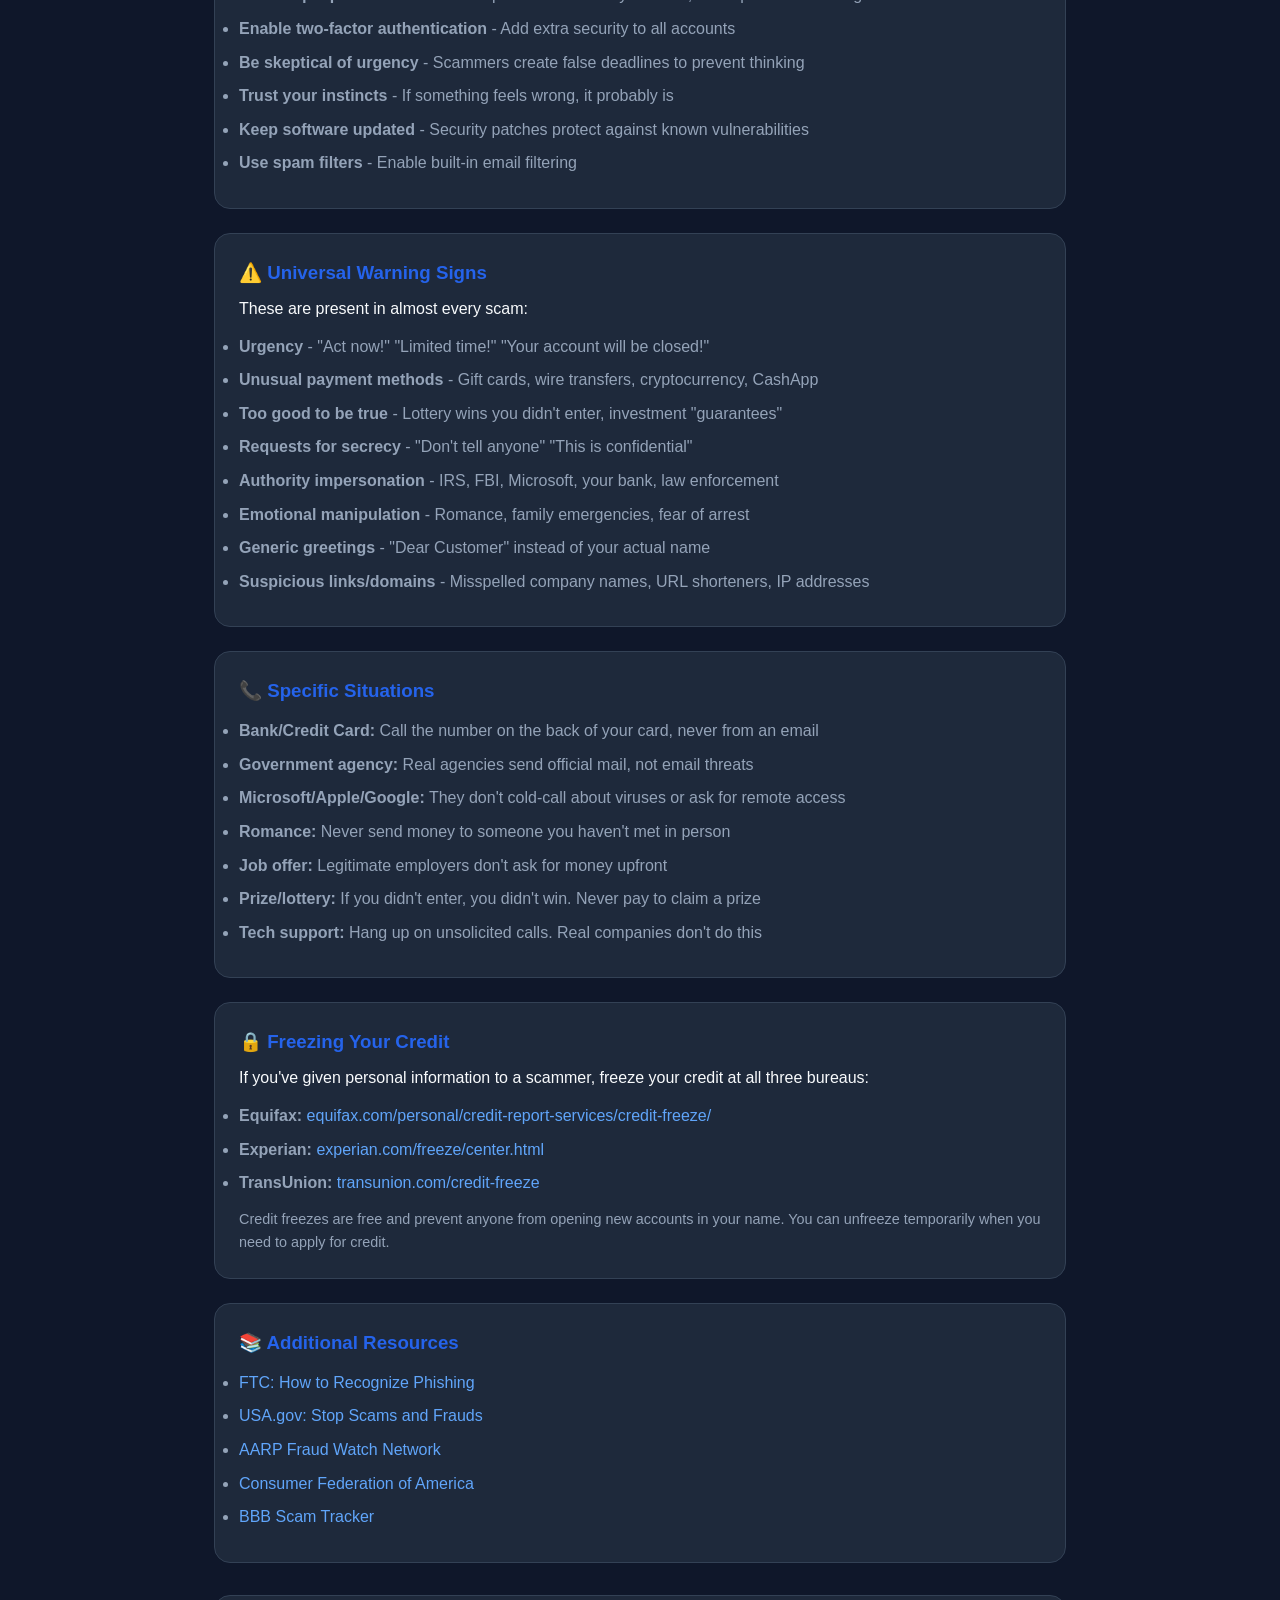
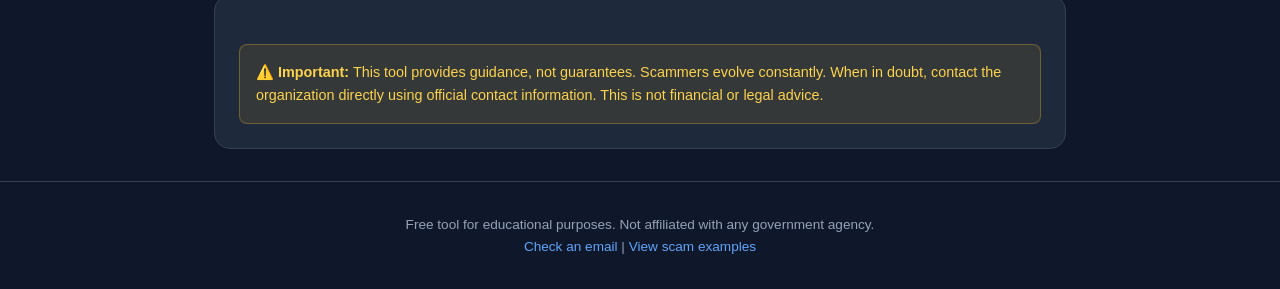
<file: resources.html>
<!DOCTYPE html>
<html lang="en">
<head>
    <meta charset="UTF-8">
    <meta name="viewport" content="width=device-width, initial-scale=1.0">
    <title>Resources - Is This Email a Scam?</title>
    <link rel="stylesheet" href="css/styles.css">
    <link rel="icon" href="data:image/svg+xml,<svg xmlns='http://www.w3.org/2000/svg' viewBox='0 0 100 100'><text y='.9em' font-size='90'>🔗</text></svg>">
</head>
<body>
    <header>
        <div class="header-content">
            <h1>🔗 Resources</h1>
            <p class="tagline">How to protect yourself, report scams, and recover</p>
        </div>
        <nav>
            <a href="index.html">Checker</a>
            <a href="library.html">Scam Library</a>
            <a href="resources.html" class="active">Resources</a>
        </nav>
    </header>

    <div class="safety-banner" id="safety-banner">
        <span class="banner-icon">💡</span>
        <span class="banner-text" id="banner-text">Your bank will NEVER ask for your PIN</span>
    </div>

    <main>
        <div class="resources-grid">
            <!-- How to Verify -->
            <section class="resource-card">
                <h3>🔍 How to Verify an Email</h3>
                <p>Before taking action on any suspicious email, follow these steps:</p>
                <ul>
                    <li><strong>Check the sender's email address</strong> - Look carefully for misspellings (paypa1.com vs paypal.com)</li>
                    <li><strong>Don't click links</strong> - Hover over links to see the actual URL without clicking</li>
                    <li><strong>Contact the company directly</strong> - Use official phone numbers or websites, NOT from the email</li>
                    <li><strong>Look for your name</strong> - Legitimate companies address you by name, not "Dear Customer"</li>
                    <li><strong>Check the company's real website</strong> - Log in directly through your browser, not email links</li>
                    <li><strong>Call a trusted number</strong> - Find the number on your bank card or official website</li>
                </ul>
            </section>

            <!-- What to Do If Scammed -->
            <section class="resource-card">
                <h3>🚨 What to Do If You've Been Scammed</h3>
                <p>If you've sent money or given personal information to a scammer:</p>
                <ul>
                    <li><strong>Act immediately</strong> - Time is critical for stopping transactions</li>
                    <li><strong>Call your bank</strong> - Report fraud, request transaction reversal if possible</li>
                    <li><strong>File a police report</strong> - Get a report number for your records</li>
                    <li><strong>Report to the FTC</strong> - Visit reportfraud.ftc.gov (US) or your country's equivalent</li>
                    <li><strong>Change passwords</strong> - If you gave login credentials, change them immediately</li>
                    <li><strong>Freeze your credit</strong> - Contact Equifax, Experian, and TransUnion to prevent identity theft</li>
                    <li><strong>Monitor accounts</strong> - Watch for unauthorized transactions for months</li>
                </ul>
            </section>

            <!-- Reporting Resources -->
            <section class="resource-card">
                <h3>📧 Where to Report Scams</h3>
                <p>Report scams to help protect others:</p>
                <ul>
                    <li><strong>USA:</strong> <a href="https://reportfraud.ftc.gov" target="_blank" rel="noopener">reportfraud.ftc.gov</a> (Federal Trade Commission)</li>
                    <li><strong>USA:</strong> <a href="https://www.ic3.gov" target="_blank" rel="noopener">ic3.gov</a> (FBI Internet Crime Complaint Center)</li>
                    <li><strong>USA:</strong> <a href="https://www.usa.gov/stop-scams-frauds" target="_blank" rel="noopener">usa.gov/stop-scams-frauds</a></li>
                    <li><strong>UK:</strong> <a href="https://www.actionfraud.police.uk" target="_blank" rel="noopener">actionfraud.police.uk</a></li>
                    <li><strong>Canada:</strong> <a href="https://www.antifraudcentre-centreantifraude.ca" target="_blank" rel="noopener">antifraudcentre-centreantifraude.ca</a></li>
                    <li><strong>Australia:</strong> <a href="https://www.scamwatch.gov.au" target="_blank" rel="noopener">scamwatch.gov.au</a></li>
                    <li><strong>Email providers:</strong> Forward suspicious emails to your email provider (abuse@domain.com)</li>
                </ul>
            </section>

            <!-- Protecting Yourself -->
            <section class="resource-card">
                <h3>🛡️ Protecting Yourself</h3>
                <p>Best practices for avoiding scams:</p>
                <ul>
                    <li><strong>Never send money to strangers</strong> - Wire transfers and gift cards are untraceable</li>
                    <li><strong>Never give remote access</strong> - Legitimate tech support doesn't cold-call asking for this</li>
                    <li><strong>Use unique passwords</strong> - Different password for every account, use a password manager</li>
                    <li><strong>Enable two-factor authentication</strong> - Add extra security to all accounts</li>
                    <li><strong>Be skeptical of urgency</strong> - Scammers create false deadlines to prevent thinking</li>
                    <li><strong>Trust your instincts</strong> - If something feels wrong, it probably is</li>
                    <li><strong>Keep software updated</strong> - Security patches protect against known vulnerabilities</li>
                    <li><strong>Use spam filters</strong> - Enable built-in email filtering</li>
                </ul>
            </section>

            <!-- Warning Signs Summary -->
            <section class="resource-card">
                <h3>⚠️ Universal Warning Signs</h3>
                <p>These are present in almost every scam:</p>
                <ul>
                    <li><strong>Urgency</strong> - "Act now!" "Limited time!" "Your account will be closed!"</li>
                    <li><strong>Unusual payment methods</strong> - Gift cards, wire transfers, cryptocurrency, CashApp</li>
                    <li><strong>Too good to be true</strong> - Lottery wins you didn't enter, investment "guarantees"</li>
                    <li><strong>Requests for secrecy</strong> - "Don't tell anyone" "This is confidential"</li>
                    <li><strong>Authority impersonation</strong> - IRS, FBI, Microsoft, your bank, law enforcement</li>
                    <li><strong>Emotional manipulation</strong> - Romance, family emergencies, fear of arrest</li>
                    <li><strong>Generic greetings</strong> - "Dear Customer" instead of your actual name</li>
                    <li><strong>Suspicious links/domains</strong> - Misspelled company names, URL shorteners, IP addresses</li>
                </ul>
            </section>

            <!-- Specific Scam Advice -->
            <section class="resource-card">
                <h3>📞 Specific Situations</h3>
                <ul>
                    <li><strong>Bank/Credit Card:</strong> Call the number on the back of your card, never from an email</li>
                    <li><strong>Government agency:</strong> Real agencies send official mail, not email threats</li>
                    <li><strong>Microsoft/Apple/Google:</strong> They don't cold-call about viruses or ask for remote access</li>
                    <li><strong>Romance:</strong> Never send money to someone you haven't met in person</li>
                    <li><strong>Job offer:</strong> Legitimate employers don't ask for money upfront</li>
                    <li><strong>Prize/lottery:</strong> If you didn't enter, you didn't win. Never pay to claim a prize</li>
                    <li><strong>Tech support:</strong> Hang up on unsolicited calls. Real companies don't do this</li>
                </ul>
            </section>

            <!-- Credit Freezing -->
            <section class="resource-card">
                <h3>🔒 Freezing Your Credit</h3>
                <p>If you've given personal information to a scammer, freeze your credit at all three bureaus:</p>
                <ul>
                    <li><strong>Equifax:</strong> <a href="https://www.equifax.com/personal/credit-report-services/credit-freeze/" target="_blank" rel="noopener">equifax.com/personal/credit-report-services/credit-freeze/</a></li>
                    <li><strong>Experian:</strong> <a href="https://www.experian.com/freeze/center.html" target="_blank" rel="noopener">experian.com/freeze/center.html</a></li>
                    <li><strong>TransUnion:</strong> <a href="https://www.transunion.com/credit-freeze" target="_blank" rel="noopener">transunion.com/credit-freeze</a></li>
                </ul>
                <p style="margin-top: 0.75rem; color: var(--text-secondary); font-size: 0.9rem;">
                    Credit freezes are free and prevent anyone from opening new accounts in your name. You can unfreeze temporarily when you need to apply for credit.
                </p>
            </section>

            <!-- Additional Resources -->
            <section class="resource-card">
                <h3>📚 Additional Resources</h3>
                <ul>
                    <li><a href="https://www.consumer.ftc.gov/articles/how-recognize-and-avoid-phishing-scams" target="_blank" rel="noopener">FTC: How to Recognize Phishing</a></li>
                    <li><a href="https://www.usa.gov/stop-scams-frauds" target="_blank" rel="noopener">USA.gov: Stop Scams and Frauds</a></li>
                    <li><a href="https://www.aarp.org/money/scams-fraud/" target="_blank" rel="noopener">AARP Fraud Watch Network</a></li>
                    <li><a href="https://consumerfed.org/consumer-information/scams/" target="_blank" rel="noopener">Consumer Federation of America</a></li>
                    <li><a href="https://www.bbb.org/scamtracker" target="_blank" rel="noopener">BBB Scam Tracker</a></li>
                </ul>
            </section>
        </div>

        <!-- Disclaimer Reminder -->
        <div class="results-section" style="display: block; margin-top: 2rem; background: var(--bg-card); padding: 1.5rem; border-radius: 1rem; border: 1px solid var(--border-color);">
            <div class="disclaimer">
                <p><strong>⚠️ Important:</strong> This tool provides guidance, not guarantees. Scammers evolve constantly. When in doubt, contact the organization directly using official contact information. This is not financial or legal advice.</p>
            </div>
        </div>
    </main>

    <footer>
        <p>Free tool for educational purposes. Not affiliated with any government agency.</p>
        <p><a href="index.html">Check an email</a> | <a href="library.html">View scam examples</a></p>
    </footer>

    <script src="js/app.js"></script>
</body>
</html>
</file>
<file: css/styles.css>
/* Base Styles */
:root {
    --primary: #2563eb;
    --primary-dark: #1d4ed8;
    --danger: #dc2626;
    --warning: #f59e0b;
    --success: #10b981;
    --unknown: #6b7280;
    --bg-dark: #0f172a;
    --bg-card: #1e293b;
    --text-primary: #f8fafc;
    --text-secondary: #94a3b8;
    --border-color: #334155;
}

* {
    margin: 0;
    padding: 0;
    box-sizing: border-box;
}

body {
    font-family: -apple-system, BlinkMacSystemFont, 'Segoe UI', Roboto, Oxygen, Ubuntu, sans-serif;
    background: var(--bg-dark);
    color: var(--text-primary);
    min-height: 100vh;
    line-height: 1.6;
}

/* Header */
header {
    background: var(--bg-card);
    padding: 1.5rem 2rem;
    border-bottom: 1px solid var(--border-color);
}

.header-content h1 {
    font-size: 1.75rem;
    margin-bottom: 0.25rem;
}

.tagline {
    color: var(--text-secondary);
    font-size: 0.95rem;
}

nav {
    margin-top: 1rem;
    display: flex;
    gap: 1rem;
}

nav a {
    color: var(--text-secondary);
    text-decoration: none;
    padding: 0.5rem 1rem;
    border-radius: 0.5rem;
    transition: all 0.2s;
}

nav a:hover, nav a.active {
    background: var(--primary);
    color: white;
}

/* Safety Banner */
.safety-banner {
    background: linear-gradient(135deg, #1e3a5f 0%, #1e293b 100%);
    padding: 1.5rem 2rem;
    text-align: center;
    border-bottom: 1px solid var(--border-color);
    transition: opacity 0.3s ease;
    position: relative;
    overflow: visible;
    margin-top: 8px;
}

.banner-icon {
    margin-right: 0.5rem;
}

.banner-text {
    font-size: 1.1rem;
    color: #fcd34d;
    font-weight: 600;
    letter-spacing: 0.02em;
}

/* Online Safety Tips Sticker Badge - Eye-catching "stamp" design */
    position: absolute;
    top: -14px;
    left: 20px;
    background: linear-gradient(145deg, #ef4444 0%, #b91c1c 100%);
    color: white;
    padding: 0.6rem 1.2rem;
    border-radius: 6px;
    font-weight: 800;
    font-size: 0.9rem;
    text-transform: uppercase;
    letter-spacing: 0.08em;
    transform: rotate(-4deg);
    box-shadow: 
        0 4px 15px rgba(239, 68, 68, 0.5),
        inset 0 1px 0 rgba(255, 255, 255, 0.3),
        2px 3px 0 rgba(0, 0, 0, 0.2);
    z-index: 10;
    display: flex;
    align-items: center;
    gap: 0.4rem;
    border: 2px solid rgba(255, 255, 255, 0.2);
    text-shadow: 0 1px 2px rgba(0, 0, 0, 0.3);
}

    content: "🛡️";
    font-size: 1.1rem;
    filter: drop-shadow(0 1px 1px rgba(0, 0, 0, 0.3));
}

/* Main Content with Ad Space Layout - AdSense Ready */
.page-wrapper {
    display: flex;
    max-width: 1440px;
    margin: 0 auto;
    padding: 0 1rem;
    gap: 1.5rem;
    min-height: calc(100vh - 300px);
}

/* Ad Space Placeholders - Ready for AdSense */
.ad-space {
    width: 180px;
    min-width: 160px;
    max-width: 200px;
    flex-shrink: 0;
    display: flex;
    align-items: flex-start;
    justify-content: center;
    padding-top: 2rem;
    position: sticky;
    top: 1rem;
}

.ad-space-left {
    order: -1;
}

.ad-space-right {
    order: 1;
}

.ad-placeholder {
    background: rgba(51, 65, 85, 0.2);
    border: 2px dashed var(--border-color);
    border-radius: 0.5rem;
    width: 160px;
    height: 600px;
    display: flex;
    align-items: center;
    justify-content: center;
    color: var(--text-secondary);
    font-size: 0.85rem;
    text-align: center;
    padding: 1rem;
    opacity: 0.6;
}

.ad-placeholder:hover {
    opacity: 0.8;
}

main {
    flex: 1;
    max-width: 900px;
    min-width: 0;
    margin: 2rem auto;
    padding: 0 1.5rem;
}

.checker-container {
    display: flex;
    flex-direction: column;
    gap: 2rem;
}

/* How to Use Section */
.how-to-use {
    background: var(--bg-card);
    padding: 1.5rem;
    border-radius: 1rem;
    border: 1px solid var(--border-color);
    margin-bottom: 1rem;
}

.how-to-use summary {
    cursor: pointer;
    font-size: 1.1rem;
    font-weight: 500;
    color: var(--text-primary);
    padding: 0.5rem 0;
}

.how-to-use summary:hover {
    color: var(--primary);
}

.how-to-use .instructions {
    margin-top: 1rem;
    padding-left: 1rem;
}

/* Instructions numbering - larger font for readability */
.how-to-use .instructions ol {
    padding-left: 1.5rem;
}

.how-to-use .instructions li {
    margin-bottom: 0.75rem;
    line-height: 1.7;
    font-size: 1rem;
}

.how-to-use .tip {
    display: block;
    color: var(--text-secondary);
    font-size: 0.95rem;
    padding-left: 1.5rem;
    margin-top: 0.25rem;
}

.highlight-tip {
    background: linear-gradient(135deg, rgba(37, 99, 235, 0.15) 0%, rgba(16, 185, 129, 0.15) 100%);
    padding: 1rem 1.25rem;
    border-radius: 0.75rem;
    margin-top: 1rem;
    border-left: 4px solid var(--success);
    font-size: 1rem;
    color: var(--text-primary);
}

/* Input Section */
.input-section {
    background: var(--bg-card);
    padding: 1.5rem;
    border-radius: 1rem;
    border: 1px solid var(--border-color);
}

.input-section label {
    display: block;
    margin-bottom: 0.75rem;
    font-weight: 500;
    color: var(--text-primary);
}

.input-section textarea {
    width: 100%;
    min-height: 200px;
    padding: 1rem;
    background: var(--bg-dark);
    border: 1px solid var(--border-color);
    border-radius: 0.5rem;
    color: var(--text-primary);
    font-family: inherit;
    font-size: 0.95rem;
    resize: vertical;
}

.input-section textarea:focus {
    outline: none;
    border-color: var(--primary);
}

.input-section textarea::placeholder {
    color: var(--text-secondary);
    opacity: 0.7;
}

.button-group {
    display: flex;
    gap: 1rem;
    margin-top: 1rem;
}

.primary-btn {
    background: var(--primary);
    color: white;
    border: none;
    padding: 0.75rem 1.5rem;
    border-radius: 0.5rem;
    font-size: 1rem;
    font-weight: 500;
    cursor: pointer;
    transition: background 0.2s;
}

.primary-btn:hover {
    background: var(--primary-dark);
}

.primary-btn:disabled {
    background: var(--text-secondary);
    cursor: not-allowed;
}

.secondary-btn {
    background: transparent;
    color: var(--text-secondary);
    border: 1px solid var(--border-color);
    padding: 0.75rem 1.5rem;
    border-radius: 0.5rem;
    font-size: 1rem;
    cursor: pointer;
    transition: all 0.2s;
}

.secondary-btn:hover {
    border-color: var(--text-secondary);
    color: var(--text-primary);
}

/* Results Section */
.results-section {
    background: var(--bg-card);
    padding: 1.5rem;
    border-radius: 1rem;
    border: 1px solid var(--border-color);
}

/* Risk Indicator */
.risk-indicator {
    text-align: center;
    padding: 1.5rem;
    border-radius: 0.75rem;
    margin-bottom: 1.5rem;
}

.risk-indicator.high {
    background: linear-gradient(135deg, #7f1d1d 0%, #991b1b 100%);
    border: 2px solid #dc2626;
}

.risk-indicator.medium {
    background: linear-gradient(135deg, #78350f 0%, #92400e 100%);
    border: 2px solid #f59e0b;
}

.risk-indicator.low {
    background: linear-gradient(135deg, #065f46 0%, #047857 100%);
    border: 2px solid #10b981;
}

.risk-indicator.unknown {
    background: linear-gradient(135deg, #374151 0%, #4b5563 100%);
    border: 2px solid #6b7280;
}

.risk-level {
    font-size: 1.5rem;
    font-weight: 700;
    margin-bottom: 0.25rem;
}

.risk-score {
    color: rgba(255, 255, 255, 0.8);
    font-size: 0.9rem;
}

/* Red Flags */
.red-flags {
    margin-bottom: 1.5rem;
}

.red-flags h3 {
    margin-bottom: 0.75rem;
    color: var(--danger);
}

.red-flags ul {
    list-style: none;
}

.red-flags li {
    padding: 0.75rem 1rem;
    background: rgba(220, 38, 38, 0.1);
    border-left: 3px solid var(--danger);
    margin-bottom: 0.5rem;
    border-radius: 0 0.5rem 0.5rem 0;
}

.red-flags li .flag-icon {
    margin-right: 0.5rem;
}

/* Matched Patterns */
.matched-patterns h3 {
    margin-bottom: 1rem;
    color: var(--text-primary);
}

.pattern-category {
    margin-bottom: 1rem;
}

.pattern-category h4 {
    font-size: 0.9rem;
    color: var(--text-secondary);
    margin-bottom: 0.5rem;
}

.pattern-match {
    display: inline-block;
    background: rgba(37, 99, 235, 0.2);
    color: #60a5fa;
    padding: 0.25rem 0.75rem;
    border-radius: 2rem;
    margin: 0.25rem;
    font-size: 0.85rem;
}

/* Disclaimer */
.disclaimer {
    margin-top: 1.5rem;
    padding: 1rem;
    background: rgba(251, 191, 36, 0.1);
    border: 1px solid rgba(251, 191, 36, 0.3);
    border-radius: 0.5rem;
}

.disclaimer p {
    color: #fcd34d;
    font-size: 0.9rem;
}

/* Library Page */
.scam-examples {
    display: grid;
    gap: 1.5rem;
}

.scam-card {
    background: var(--bg-card);
    padding: 1.5rem;
    border-radius: 1rem;
    border: 1px solid var(--border-color);
}

.scam-card h3 {
    color: var(--danger);
    margin-bottom: 0.75rem;
}

.scam-card .example {
    background: var(--bg-dark);
    padding: 1rem;
    border-radius: 0.5rem;
    font-family: monospace;
    font-size: 0.85rem;
    margin: 1rem 0;
    white-space: pre-wrap;
    border: 1px solid var(--border-color);
}

.scam-card .warning-signs {
    margin-top: 1rem;
}

.scam-card .warning-signs li {
    margin-bottom: 0.5rem;
    padding-left: 1.5rem;
    position: relative;
}

.scam-card .warning-signs li::before {
    content: "⚠️";
    position: absolute;
    left: 0;
}

/* Resources Page */
.resources-grid {
    display: grid;
    gap: 1.5rem;
}

.resource-card {
    background: var(--bg-card);
    padding: 1.5rem;
    border-radius: 1rem;
    border: 1px solid var(--border-color);
}

.resource-card h3 {
    color: var(--primary);
    margin-bottom: 0.5rem;
}

.resource-card a {
    color: #60a5fa;
    text-decoration: none;
}

.resource-card a:hover {
    text-decoration: underline;
}

.resource-card ul {
    margin-top: 0.75rem;
}

.resource-card li {
    margin-bottom: 0.5rem;
    color: var(--text-secondary);
}

/* Footer */
footer {
    text-align: center;
    padding: 2rem;
    color: var(--text-secondary);
    font-size: 0.85rem;
    border-top: 1px solid var(--border-color);
    margin-top: 2rem;
}

footer a {
    color: #60a5fa;
    text-decoration: none;
}

footer a:hover {
    text-decoration: underline;
}

/* Responsive */
@media (max-width: 1200px) {
    .ad-space {
        width: 160px;
        min-width: 140px;
    }
}

@media (max-width: 1100px) {
    .ad-space {
        display: none;
    }
    
    .page-wrapper {
        flex-direction: column;
        max-width: 100%;
    }
    
    main {
        max-width: 100%;
    }
}

@media (max-width: 768px) {
    /* Compact sticker on tablet */
        font-size: 0.8rem;
        padding: 0.5rem 0.9rem;
        top: -12px;
        left: 16px;
        transform: rotate(-3deg);
    }
    
    .banner-text {
        font-size: 1rem;
    }
}

@media (max-width: 640px) {
    header {
        padding: 1rem;
    }
    
    .header-content h1 {
        font-size: 1.4rem;
    }
    
    nav {
        flex-wrap: wrap;
    }
    
    .button-group {
        flex-direction: column;
    }
    
    .button-group button {
        width: 100%;
    }
    
    /* Smaller sticker on mobile */
        font-size: 0.7rem;
        padding: 0.4rem 0.7rem;
        top: -10px;
        left: 12px;
        transform: rotate(-2deg);
    }
    
        font-size: 0.9rem;
    }
    
    /* Smaller banner text on mobile */
    .banner-text {
        font-size: 0.95rem;
    }
    
    /* Stack ad placeholders on mobile (for future mobile ads) */
    .ad-placeholder {
        height: 100px;
        width: 100%;
    }
}

/* Animations */
@keyframes fadeIn {
    from { opacity: 0; transform: translateY(10px); }
    to { opacity: 1; transform: translateY(0); }
}

.results-section {
    animation: fadeIn 0.3s ease;
}

/* Loading State */
.loading {
    position: relative;
    pointer-events: none;
}

.loading::after {
    content: "Analyzing...";
    position: absolute;
    top: 50%;
    left: 50%;
    transform: translate(-50%, -50%);
    background: var(--bg-card);
    padding: 1rem 2rem;
    border-radius: 0.5rem;
    font-weight: 500;
}
</file>
